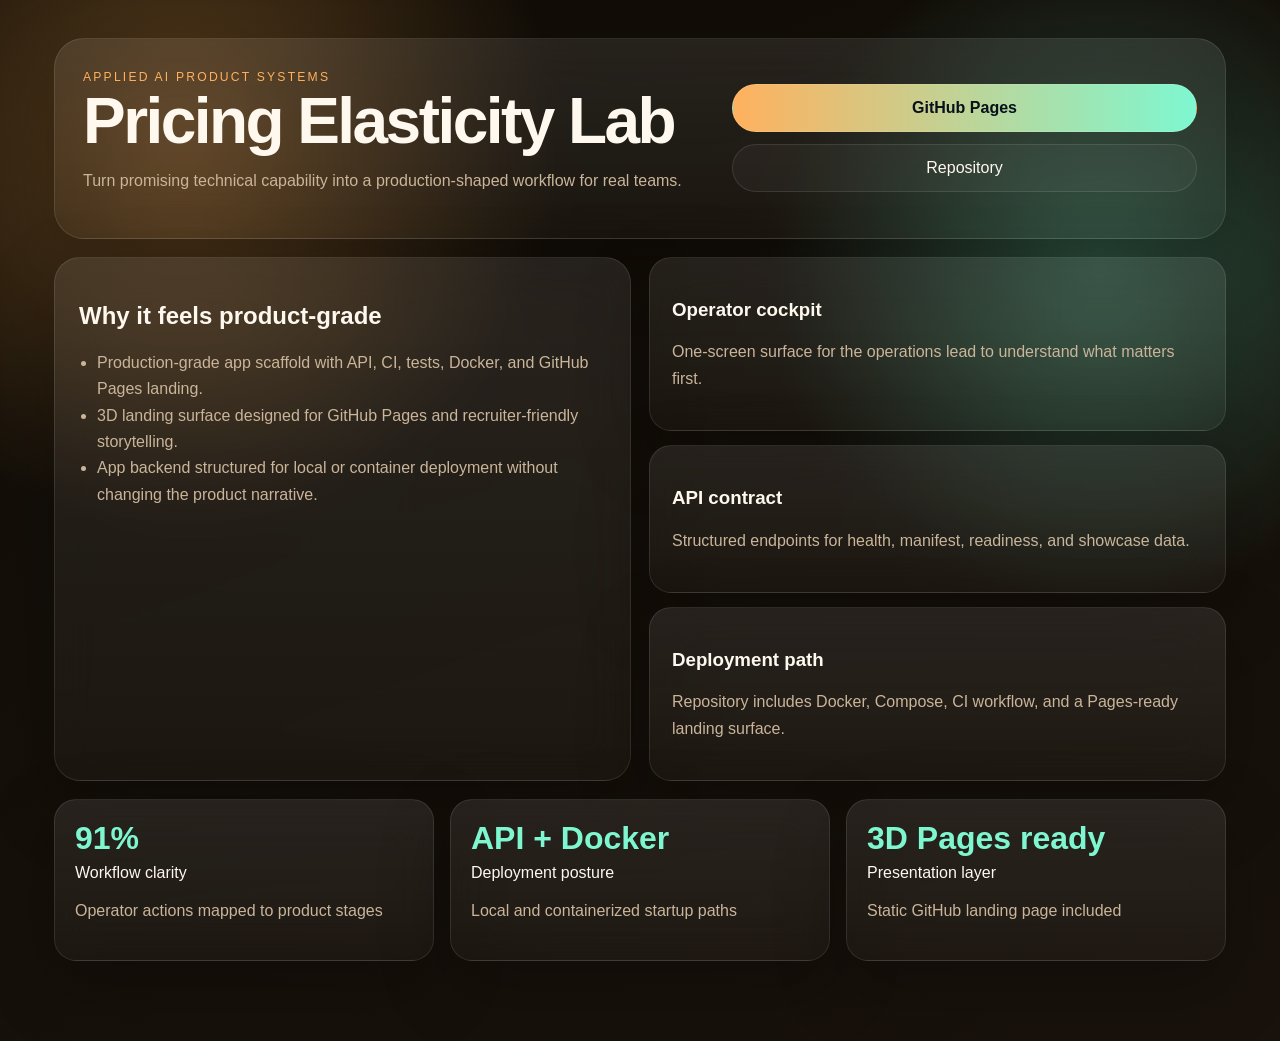
<file: docs/index.html>
<!DOCTYPE html>
<html lang="en">
<head>
  <meta charset="UTF-8" />
  <meta name="viewport" content="width=device-width, initial-scale=1.0" />
  <title>Pricing Elasticity Lab Landing</title>
  <link rel="stylesheet" href="landing.css" />
</head>
<body>
  <div class="scene" id="scene">
    <div class="backdrop"></div>
    <main class="deck">
      <section class="hero-card glass">
        <div>
          <span class="eyebrow">Applied AI product systems</span>
          <h1>Pricing Elasticity Lab</h1>
          <p>Turn promising technical capability into a production-shaped workflow for real teams.</p>
        </div>
        <nav class="cta-stack">
          <a class="cta primary" href="https://r-behera.github.io/pricing-elasticity-lab/">GitHub Pages</a>
          <a class="cta" href="https://github.com/R-behera/pricing-elasticity-lab">Repository</a>
        </nav>
      </section>
      <section class="orbit-grid">
        <div class="glass panel large">
          <h2>Why it feels product-grade</h2>
          <ul><li>Production-grade app scaffold with API, CI, tests, Docker, and GitHub Pages landing.</li><li>3D landing surface designed for GitHub Pages and recruiter-friendly storytelling.</li><li>App backend structured for local or container deployment without changing the product narrative.</li></ul>
        </div>
        <div id="cards" class="card-stack"></div>
      </section>
      <section class="metrics-row" id="metrics"></section>
    </main>
  </div>
  <script>window.PROJECT_MANIFEST = {"slug": "pricing-elasticity-lab", "title": "Pricing Elasticity Lab", "summary": "![Demo Screenshot](demo/screenshot.png)", "domain": "Applied AI product systems", "audience": "operations lead", "promise": "Turn promising technical capability into a production-shaped workflow for real teams.", "hero": ["Production-grade app scaffold with API, CI, tests, Docker, and GitHub Pages landing.", "3D landing surface designed for GitHub Pages and recruiter-friendly storytelling.", "App backend structured for local or container deployment without changing the product narrative."], "kpis": [{"label": "Workflow clarity", "value": "91%", "note": "Operator actions mapped to product stages"}, {"label": "Deployment posture", "value": "API + Docker", "note": "Local and containerized startup paths"}, {"label": "Presentation layer", "value": "3D Pages ready", "note": "Static GitHub landing page included"}], "stages": ["ingest", "validate", "analyze", "decide", "monitor"], "cards": [{"title": "Operator cockpit", "body": "One-screen surface for the operations lead to understand what matters first."}, {"title": "API contract", "body": "Structured endpoints for health, manifest, readiness, and showcase data."}, {"title": "Deployment path", "body": "Repository includes Docker, Compose, CI workflow, and a Pages-ready landing surface."}], "scene": "neural-ribbon", "theme": {"bg": "#0f0c07", "surface": "#1f1811", "ink": "#fff8ef", "muted": "#cab59a", "accent": "#ffb15e", "accent2": "#7ef7d0"}, "pages_url": "https://r-behera.github.io/pricing-elasticity-lab/", "api_examples": {"health": {"status": "ok", "project": "pricing-elasticity-lab"}, "readiness": {"api": "ready", "landing_page": "docs/index.html", "container": "Dockerfile present"}, "signals": [{"name": "Decision coverage", "status": "strong", "detail": "App and landing narrative aligned"}, {"name": "Operator context", "status": "strong", "detail": "Primary user anchored as operations lead"}, {"name": "Delivery path", "status": "ready", "detail": "Pages + containerized app scaffold generated"}]}};</script>
  <script src="landing.js"></script>
</body>
</html>
</file>
<file: docs/landing.css>
:root{--bg:#0f0c07;--surface:#1f1811;--ink:#fff8ef;--muted:#cab59a;--accent:#ffb15e;--accent2:#7ef7d0;--rx:0deg;--ry:0deg;}*{box-sizing:border-box}html,body{margin:0;min-height:100%;font-family:Inter,Segoe UI,sans-serif;background:var(--bg);color:var(--ink)}.scene{min-height:100vh;overflow:hidden;position:relative;transform-style:preserve-3d;perspective:1600px}.backdrop{position:absolute;inset:-10%;background:radial-gradient(circle at 20% 20%,color-mix(in srgb,var(--accent) 30%, transparent),transparent 24%),radial-gradient(circle at 80% 30%,color-mix(in srgb,var(--accent2) 28%, transparent),transparent 22%),linear-gradient(160deg,var(--bg),color-mix(in srgb,var(--surface) 78%, black));filter:saturate(1.15)}.deck{position:relative;z-index:2;max-width:1220px;margin:0 auto;padding:38px 24px 80px;transform:rotateX(var(--rx)) rotateY(var(--ry));transition:transform .12s ease-out}.glass{background:linear-gradient(180deg,rgba(255,255,255,.09),rgba(255,255,255,.03));border:1px solid rgba(255,255,255,.1);backdrop-filter:blur(22px);box-shadow:0 24px 70px rgba(0,0,0,.28)}.hero-card{display:grid;grid-template-columns:1.15fr .85fr;gap:20px;padding:28px;border-radius:30px;margin-bottom:18px}.eyebrow{letter-spacing:.18em;text-transform:uppercase;font-size:.76rem;color:var(--accent)}h1{font-size:clamp(2.4rem,5vw,4.8rem);line-height:.94;margin:.4rem 0 1rem;letter-spacing:-.04em}p,li{color:var(--muted);line-height:1.65}.cta-stack{display:flex;flex-direction:column;justify-content:center;gap:12px}.cta{display:inline-flex;justify-content:center;padding:14px 18px;border-radius:999px;text-decoration:none;color:var(--ink);border:1px solid rgba(255,255,255,.1);background:rgba(255,255,255,.04)}.primary{background:linear-gradient(90deg,var(--accent),var(--accent2));color:#07111b;font-weight:700}.orbit-grid{display:grid;grid-template-columns:1fr 1fr;gap:18px;margin-bottom:18px}.panel.large{padding:24px;border-radius:26px}.card-stack{display:grid;gap:14px}.flip{padding:22px;border-radius:22px;transform:translateZ(var(--z))}.metrics-row{display:grid;grid-template-columns:repeat(3,minmax(0,1fr));gap:16px}.metric{padding:20px;border-radius:22px}.metric strong{display:block;font-size:2rem;color:var(--accent2);margin-bottom:.4rem}ul{padding-left:18px;margin:14px 0 0}@media(max-width:980px){.hero-card,.orbit-grid,.metrics-row{grid-template-columns:1fr}.deck{padding:22px 16px 60px}}
</file>
